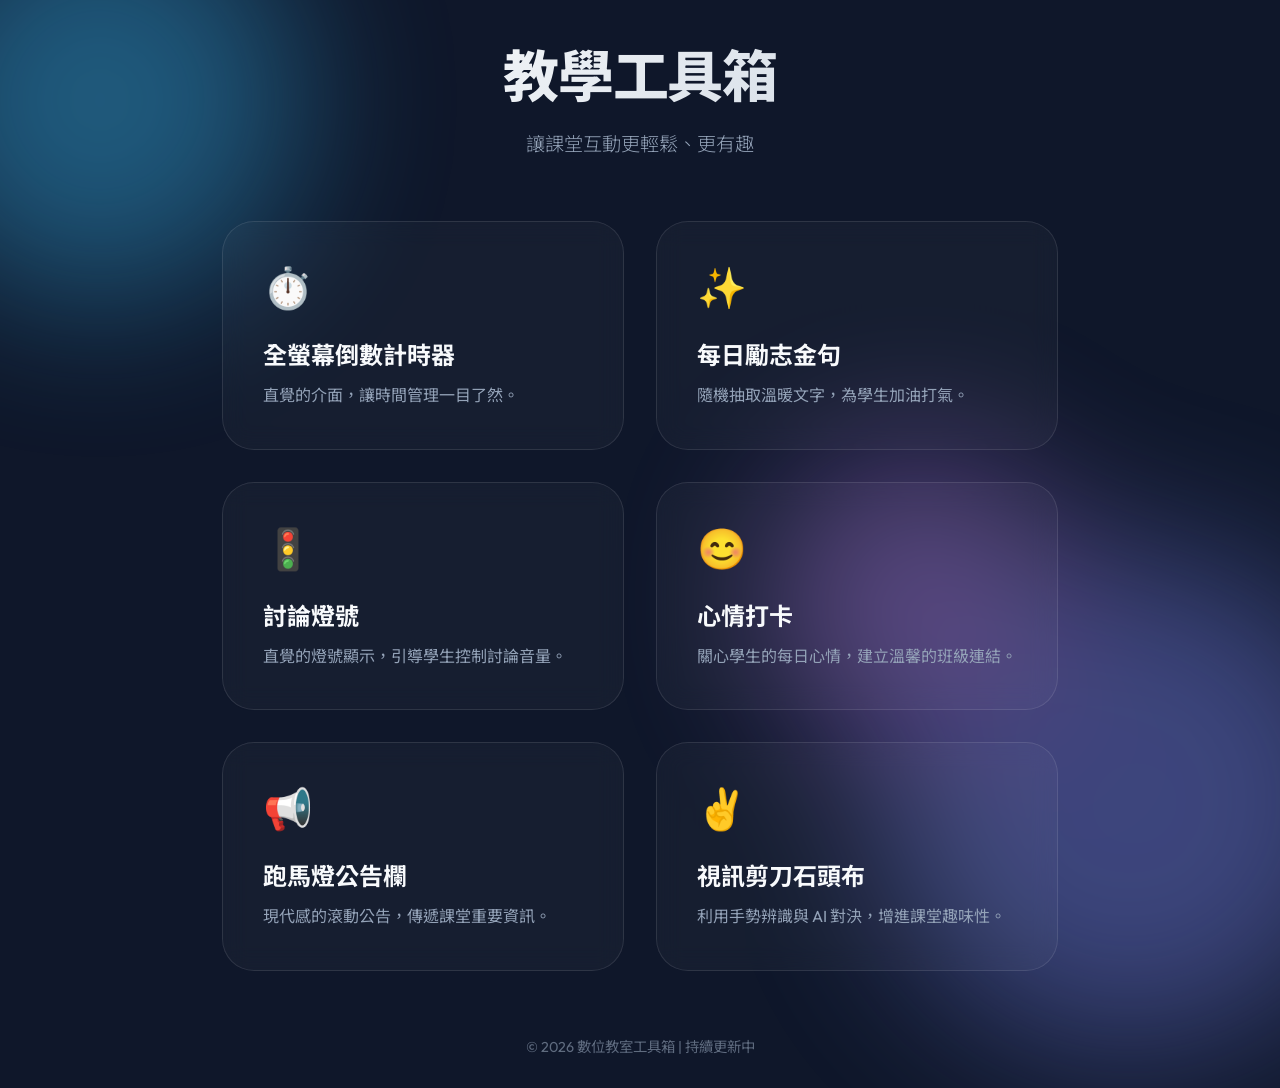
<file: index.html>
<!DOCTYPE html>
<html lang="zh-TW">
<head>
    <meta charset="UTF-8">
    <meta name="viewport" content="width=device-width, initial-scale=1.0">
    <title>教學工具箱 - 我的數位教室</title>
    <meta name="description" content="為教師設計的數位工具集合，包含計時器、金句、討論燈號、心情簽到及公告跑馬燈。">
    <!-- Google Fonts -->
    <link rel="preconnect" href="https://fonts.googleapis.com">
    <link rel="preconnect" href="https://fonts.gstatic.com" crossorigin>
    <link href="https://fonts.googleapis.com/css2?family=Outfit:wght@300;400;600;800&family=Noto+Sans+TC:wght@300;400;700&display=swap" rel="stylesheet">
    <link rel="stylesheet" href="assets/style.css">
</head>
<body>
    <div class="background-blobs">
        <div class="blob blob-1"></div>
        <div class="blob blob-2"></div>
        <div class="blob blob-3"></div>
    </div>

    <div class="dashboard-container">
        <header>
            <h1>教學工具箱</h1>
            <p class="subtitle">讓課堂互動更輕鬆、更有趣</p>
        </header>

        <main class="tools-grid">
            <!-- Countdown Timer Card -->
            <a href="countdown-timer/index.html" class="tool-card" id="timer-tool">
                <div class="card-icon">⏱️</div>
                <div class="card-content">
                    <h2>全螢幕倒數計時器</h2>
                    <p>直覺的介面，讓時間管理一目了然。</p>
                </div>
                <div class="card-arrow">→</div>
            </a>

            <!-- Quote Generator Card -->
            <a href="quote-generator/index.html" class="tool-card" id="quote-tool">
                <div class="card-icon">✨</div>
                <div class="card-content">
                    <h2>每日勵志金句</h2>
                    <p>隨機抽取溫暖文字，為學生加油打氣。</p>
                </div>
                <div class="card-arrow">→</div>
            </a>

            <!-- Discussion Light Card -->
            <a href="discussion-light/index.html" class="tool-card" id="light-tool">
                <div class="card-icon">🚦</div>
                <div class="card-content">
                    <h2>討論燈號</h2>
                    <p>直覺的燈號顯示，引導學生控制討論音量。</p>
                </div>
                <div class="card-arrow">→</div>
            </a>

            <!-- Mood Check-in Card -->
            <a href="mood-checkin/index.html" class="tool-card" id="mood-tool">
                <div class="card-icon">😊</div>
                <div class="card-content">
                    <h2>心情打卡</h2>
                    <p>關心學生的每日心情，建立溫馨的班級連結。</p>
                </div>
                <div class="card-arrow">→</div>
            </a>

            <!-- Marquee Board Card -->
            <a href="marquee-board/index.html" class="tool-card" id="marquee-tool">
                <div class="card-icon">📢</div>
                <div class="card-content">
                    <h2>跑馬燈公告欄</h2>
                    <p>現代感的滾動公告，傳遞課堂重要資訊。</p>
                </div>
                <div class="card-arrow">→</div>
            </a>
            <!-- Rock Paper Scissors Card -->
            <a href="rock-paper-scissors/index.html" class="tool-card" id="rps-tool">
                <div class="card-icon">✌️</div>
                <div class="card-content">
                    <h2>視訊剪刀石頭布</h2>
                    <p>利用手勢辨識與 AI 對決，增進課堂趣味性。</p>
                </div>
                <div class="card-arrow">→</div>
            </a>
        </main>

        <footer>
            <p>&copy; 2026 數位教室工具箱 | 持續更新中</p>
        </footer>
    </div>
    <script src="assets/script.js"></script>
</body>
</html>
</file>
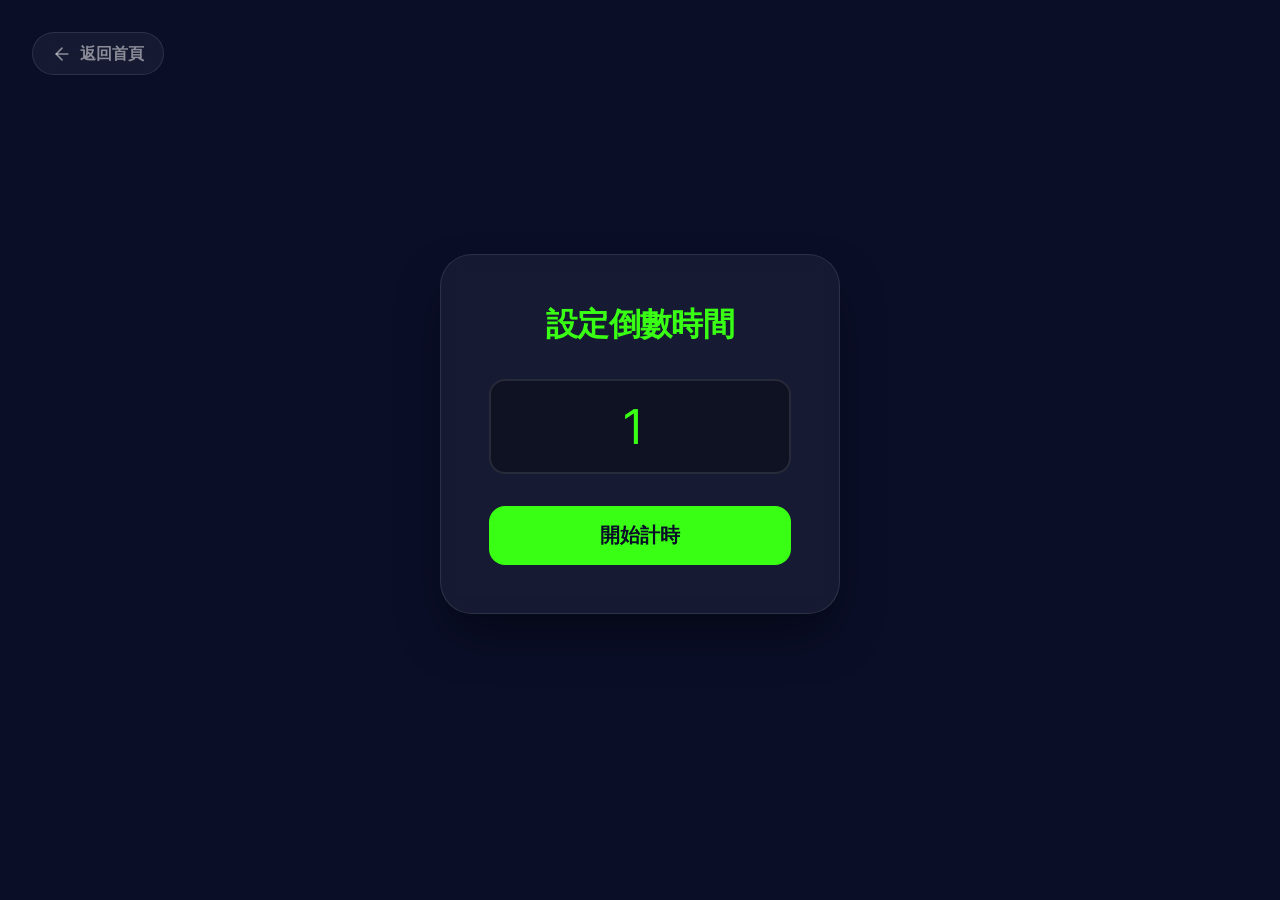
<file: countdown-timer/index.html>
<!DOCTYPE html>
<html lang="zh-TW">
<head>
    <meta charset="UTF-8">
    <meta name="viewport" content="width=device-width, initial-scale=1.0">
    <title>全螢幕倒數計時器</title>
    <link rel="stylesheet" href="style.css">
    <link rel="preconnect" href="https://fonts.googleapis.com">
    <link rel="preconnect" href="https://fonts.gstatic.com" crossorigin>
    <link href="https://fonts.googleapis.com/css2?family=Inter:wght@400;700;900&display=swap" rel="stylesheet">
</head>
<body>
    <a href="../index.html" class="back-link">
        <svg width="20" height="20" viewBox="0 0 24 24" fill="none" stroke="currentColor" stroke-width="2" stroke-linecap="round" stroke-linejoin="round"><line x1="19" y1="12" x2="5" y2="12"></line><polyline points="12 19 5 12 12 5"></polyline></svg>
        返回首頁
    </a>
    <div id="app" class="container">
        <!-- Setup View -->
        <div id="setup-view" class="view active">
            <div class="setup-card">
                <h1>設定倒數時間</h1>
                <div class="input-group">
                    <input type="number" id="minutes-input" min="1" max="999" value="1" placeholder="分鐘">
                </div>
                <button id="start-btn">開始計時</button>
            </div>
        </div>


        <!-- Timer View -->
        <div id="timer-view" class="view">
            <div id="timer-display" class="timer-display">00:00</div>
        </div>

        <!-- Alarm View -->
        <div id="alarm-view" class="view">
            <div class="alarm-message">時間到<br>請看黑板</div>
        </div>
    </div>
    <script src="script.js"></script>
</body>
</html>
</file>
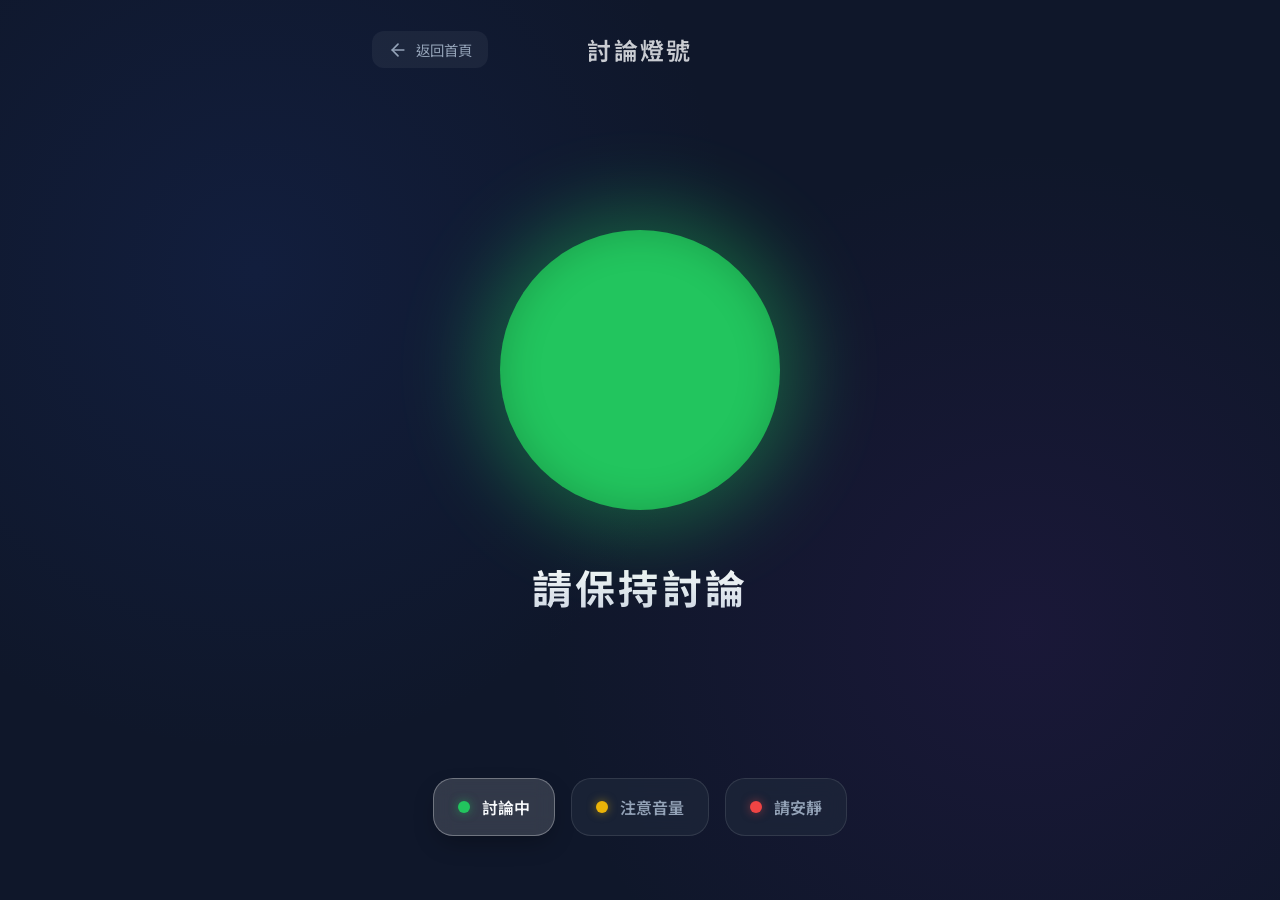
<file: discussion-light/index.html>
<!DOCTYPE html>
<html lang="zh-TW">
<head>
    <meta charset="UTF-8">
    <meta name="viewport" content="width=device-width, initial-scale=1.0">
    <title>討論燈號 - 課堂管理工具</title>
    <link rel="preconnect" href="https://fonts.googleapis.com">
    <link rel="preconnect" href="https://fonts.gstatic.com" crossorigin>
    <link href="https://fonts.googleapis.com/css2?family=Outfit:wght@300;400;600&family=Noto+Sans+TC:wght@400;700&display=swap" rel="stylesheet">
    <link rel="stylesheet" href="style.css">
</head>
<body>
    <div class="app-container">
        <header>
            <a href="../index.html" class="back-btn">
                <svg width="20" height="20" viewBox="0 0 24 24" fill="none" stroke="currentColor" stroke-width="2" stroke-linecap="round" stroke-linejoin="round"><line x1="19" y1="12" x2="5" y2="12"></line><polyline points="12 19 5 12 12 5"></polyline></svg>
                返回首頁
            </a>
            <h1>討論燈號</h1>
        </header>

        <main>
            <div id="status-light" class="light green">
                <div class="light-inner"></div>
                <div class="light-glow"></div>
            </div>
            
            <div class="status-info">
                <h2 id="status-text">請保持討論</h2>
            </div>
        </main>

        <footer class="controls">
            <button id="btn-green" class="control-btn active" data-state="green">
                <span class="btn-icon green"></span>
                討論中
            </button>
            <button id="btn-yellow" class="control-btn" data-state="yellow">
                <span class="btn-icon yellow"></span>
                注意音量
            </button>
            <button id="btn-red" class="control-btn" data-state="red">
                <span class="btn-icon red"></span>
                請安靜
            </button>
        </footer>
    </div>

    <script src="script.js"></script>
</body>
</html>
</file>
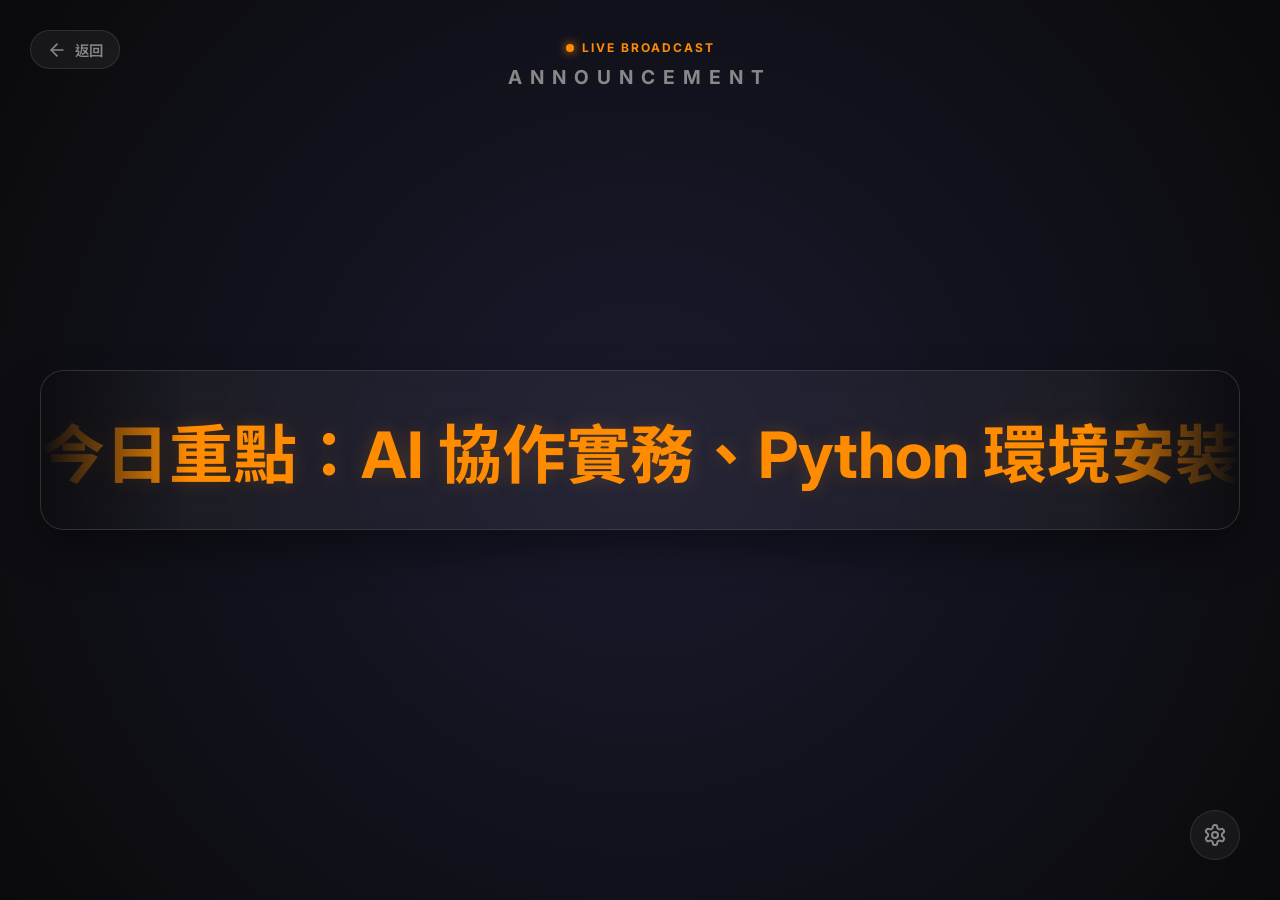
<file: marquee-board/index.html>
<!DOCTYPE html>
<html lang="zh-TW">
<head>
    <meta charset="UTF-8">
    <meta name="viewport" content="width=device-width, initial-scale=1.0">
    <title>現代感公告欄 - 跑馬燈</title>
    <link rel="stylesheet" href="style.css">
    <link rel="preconnect" href="https://fonts.googleapis.com">
    <link rel="preconnect" href="https://fonts.gstatic.com" crossorigin>
    <link href="https://fonts.googleapis.com/css2?family=Inter:wght@400;700&family=Noto+Sans+TC:wght@400;700&display=swap" rel="stylesheet">
</head>
<body>
    <div class="app-container">
        <header>
            <a href="../index.html" class="back-btn" title="返回首頁">
                <svg width="20" height="20" viewBox="0 0 24 24" fill="none" stroke="currentColor" stroke-width="2" stroke-linecap="round" stroke-linejoin="round"><line x1="19" y1="12" x2="5" y2="12"></line><polyline points="12 19 5 12 12 5"></polyline></svg>
                返回
            </a>
            <div class="status-indicator">
                <span class="dot"></span>
                LIVE BROADCAST
            </div>
            <h1>ANNOUNCEMENT</h1>
        </header>

        <main>
            <div class="marquee-wrapper">
                <div class="marquee-content" id="marqueeText">
                    今日重點：AI 協作實務、Python 環境安裝、檔案自動化處理 &nbsp;&nbsp;&nbsp;&nbsp; 
                    今日重點：AI 協作實務、Python 環境安裝、檔案自動化處理 &nbsp;&nbsp;&nbsp;&nbsp;
                </div>
            </div>
        </main>

        <footer>
            <button id="settingsBtn" class="icon-btn" title="設定公告內容">
                <svg xmlns="http://www.w3.org/2000/svg" width="24" height="24" viewBox="0 0 24 24" fill="none" stroke="currentColor" stroke-width="2" stroke-linecap="round" stroke-linejoin="round"><path d="M12.22 2h-.44a2 2 0 0 0-2 2v.18a2 2 0 0 1-1 1.73l-.43.25a2 2 0 0 1-2 0l-.15-.08a2 2 0 0 0-2.73.73l-.22.38a2 2 0 0 0 .73 2.73l.15.1a2 2 0 0 1 1 1.72v.51a2 2 0 0 1-1 1.74l-.15.09a2 2 0 0 0-.73 2.73l.22.38a2 2 0 0 0 2.73.73l.15-.08a2 2 0 0 1 2 0l.43.25a2 2 0 0 1 1 1.73V20a2 2 0 0 0 2 2h.44a2 2 0 0 0 2-2v-.18a2 2 0 0 1 1-1.73l.43-.25a2 2 0 0 1 2 0l.15.08a2 2 0 0 0 2.73-.73l.22-.39a2 2 0 0 0-.73-2.73l-.15-.08a2 2 0 0 1-1-1.74v-.5a2 2 0 0 1 1-1.74l.15-.09a2 2 0 0 0 .73-2.73l-.22-.38a2 2 0 0 0-2.73-.73l-.15.08a2 2 0 0 1-2 0l-.43-.25a2 2 0 0 1-1-1.73V4a2 2 0 0 0-2-2z"></path><circle cx="12" cy="12" r="3"></circle></svg>
            </button>
        </footer>

        <!-- Settings Modal -->
        <div id="settingsModal" class="modal">
            <div class="modal-content">
                <h2>修改公告內容</h2>
                <textarea id="contentInput" placeholder="輸入公告內容..."></textarea>
                <div class="modal-actions">
                    <button id="cancelBtn" class="btn secondary">取消</button>
                    <button id="saveBtn" class="btn primary">儲存並更新</button>
                </div>
            </div>
        </div>
    </div>
    <script src="script.js"></script>
</body>
</html>
</file>
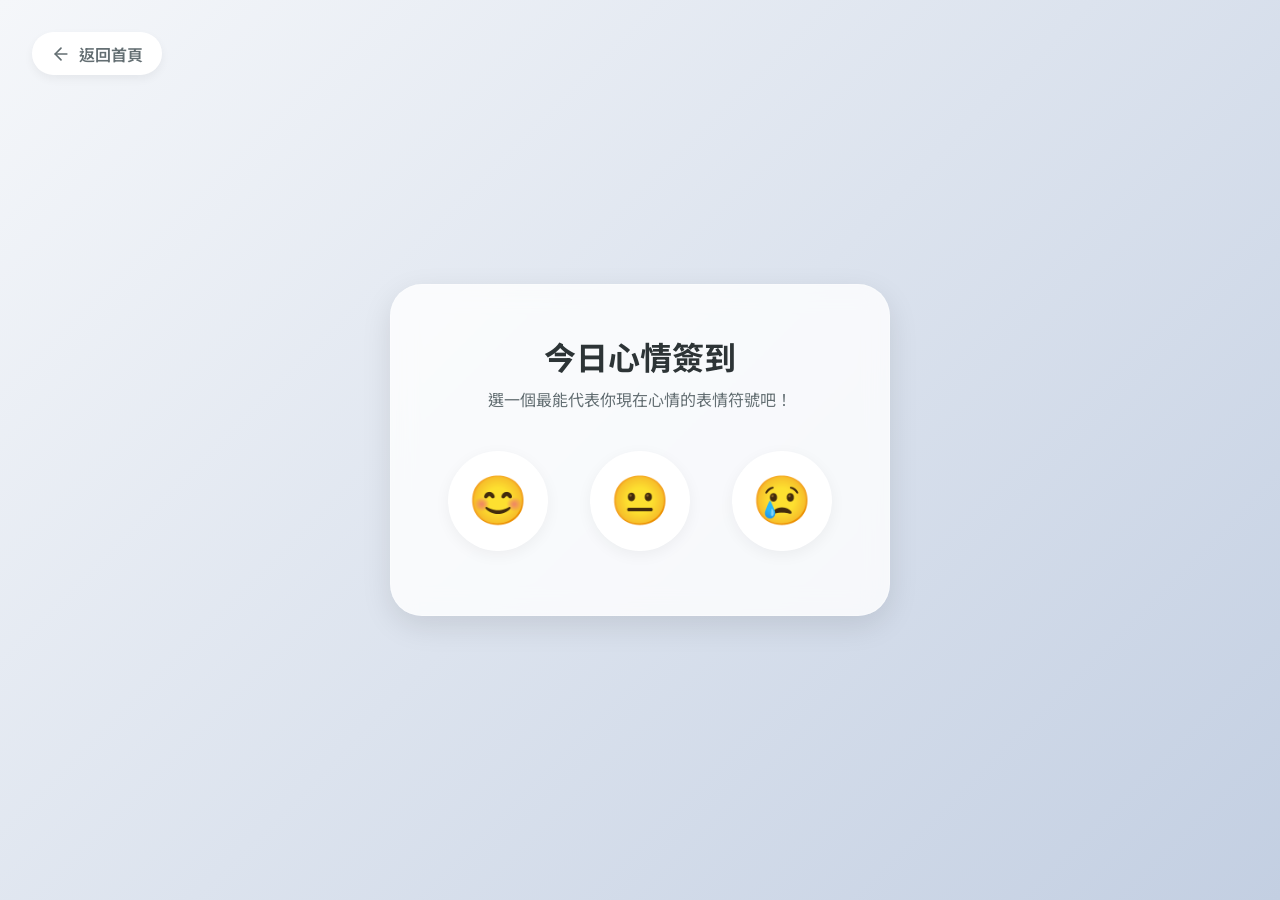
<file: mood-checkin/index.html>
<!DOCTYPE html>
<html lang="zh-TW">
<head>
    <meta charset="UTF-8">
    <meta name="viewport" content="width=device-width, initial-scale=1.0">
    <title>每日心情簽到</title>
    <meta name="description" content="記錄你今日的心情，獲取專屬鼓勵，開啟美好的一天。">
    <link rel="preconnect" href="https://fonts.googleapis.com">
    <link rel="preconnect" href="https://fonts.gstatic.com" crossorigin>
    <link href="https://fonts.googleapis.com/css2?family=Inter:wght@400;600&family=Noto+Sans+TC:wght@400;700&display=swap" rel="stylesheet">
    <link rel="stylesheet" href="style.css">
</head>
<body>
    <a href="../index.html" class="back-link">
        <svg width="20" height="20" viewBox="0 0 24 24" fill="none" stroke="currentColor" stroke-width="2" stroke-linecap="round" stroke-linejoin="round"><line x1="19" y1="12" x2="5" y2="12"></line><polyline points="12 19 5 12 12 5"></polyline></svg>
        返回首頁
    </a>
    <div class="container">
        <header>
            <h1 id="main-title">今日心情簽到</h1>
            <p class="subtitle">選一個最能代表你現在心情的表情符號吧！</p>
        </header>

        <main class="mood-selector">
            <button class="mood-btn" id="happy-btn" aria-label="開心" data-mood="happy">
                <span class="emoji">😊</span>
            </button>
            <button class="mood-btn" id="neutral-btn" aria-label="普通" data-mood="neutral">
                <span class="emoji">😐</span>
            </button>
            <button class="mood-btn" id="sad-btn" aria-label="難過" data-mood="sad">
                <span class="emoji">😢</span>
            </button>
        </main>

        <section id="feedback-area" class="hidden">
            <div class="feedback-card">
                <div class="status-badge">今日簽到成功</div>
                <p id="encouragement-msg"></p>
                <button id="reset-btn">重新簽到</button>
            </div>
        </section>
    </div>

    <script src="script.js"></script>
</body>
</html>
</file>
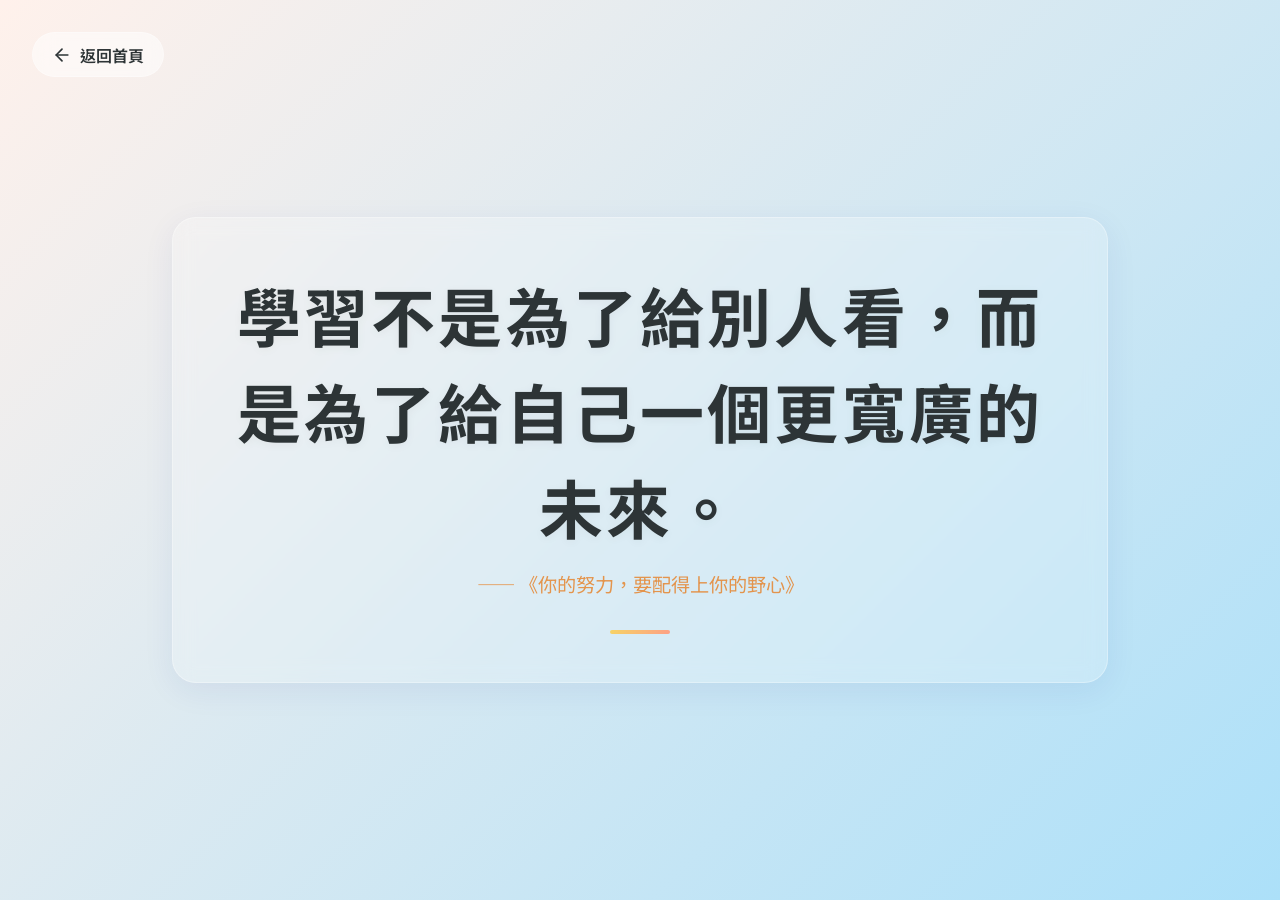
<file: quote-generator/index.html>
<!DOCTYPE html>
<html lang="zh-TW">
<head>
    <meta charset="UTF-8">
    <meta name="viewport" content="width=device-width, initial-scale=1.0">
    <title>每日勵志金句 - 給努力的你</title>
    <!-- Google Fonts: Noto Sans TC & Outfit -->
    <link rel="preconnect" href="https://fonts.googleapis.com">
    <link rel="preconnect" href="https://fonts.gstatic.com" crossorigin>
    <link href="https://fonts.googleapis.com/css2?family=Noto+Sans+TC:wght@400;700&family=Outfit:wght@400;700&display=swap" rel="stylesheet">
    <link rel="stylesheet" href="style.css">
</head>
<body>
    <a href="../index.html" class="back-link">
        <svg width="20" height="20" viewBox="0 0 24 24" fill="none" stroke="currentColor" stroke-width="2" stroke-linecap="round" stroke-linejoin="round"><line x1="19" y1="12" x2="5" y2="12"></line><polyline points="12 19 5 12 12 5"></polyline></svg>
        返回首頁
    </a>
    <div class="container">
        <main class="quote-card">
            <h1 id="quote-text" class="quote">載入中...</h1>
            <p id="quote-source" class="source"></p>
            <div class="decorator"></div>
        </main>
        </main>
    </div>
    <script src="script.js"></script>
</body>
</html>
</file>
<file: assets/style.css>
:root {
    --primary-bg: #0f172a;
    --card-bg: rgba(255, 255, 255, 0.03);
    --card-border: rgba(255, 255, 255, 0.1);
    --card-hover-bg: rgba(255, 255, 255, 0.08);
    --text-main: #f8fafc;
    --text-muted: #94a3b8;
    --accent-1: #38bdf8;
    --accent-2: #818cf8;
}

* {
    margin: 0;
    padding: 0;
    box-sizing: border-box;
}

body {
    font-family: 'Outfit', 'Noto Sans TC', sans-serif;
    background-color: var(--primary-bg);
    color: var(--text-main);
    min-height: 100vh;
    display: flex;
    justify-content: center;
    align-items: center;
    overflow-x: hidden;
}

/* Background Blobs */
.background-blobs {
    position: fixed;
    top: 0;
    left: 0;
    width: 100%;
    height: 100%;
    z-index: -1;
    filter: blur(80px);
    opacity: 0.4;
}

.blob {
    position: absolute;
    border-radius: 50%;
}

.blob-1 {
    width: 400px;
    height: 400px;
    background: var(--accent-1);
    top: -100px;
    left: -100px;
    animation: move 20s infinite alternate;
}

.blob-2 {
    width: 500px;
    height: 500px;
    background: var(--accent-2);
    bottom: -150px;
    right: -100px;
    animation: move 25s infinite alternate-reverse;
}

.blob-3 {
    width: 300px;
    height: 300px;
    background: #c084fc;
    top: 50%;
    left: 60%;
    animation: move 15s infinite alternate;
}

@keyframes move {
    from { transform: translate(0, 0); }
    to { transform: translate(100px, 50px); }
}

/* Dashboard Container */
.dashboard-container {
    max-width: 900px;
    width: 90%;
    padding: 2rem;
    text-align: center;
}

header {
    margin-bottom: 4rem;
}

.header-top {
    display: flex;
    justify-content: flex-end;
    margin-bottom: 1rem;
}

.share-btn {
    background: rgba(255, 255, 255, 0.05);
    border: 1px solid rgba(255, 255, 255, 0.1);
    color: var(--text-main);
    padding: 0.6rem 1.2rem;
    border-radius: 100px;
    font-family: inherit;
    font-size: 0.9rem;
    cursor: pointer;
    display: flex;
    align-items: center;
    gap: 0.5rem;
    transition: all 0.3s ease;
    backdrop-filter: blur(10px);
}

.share-btn:hover {
    background: rgba(255, 255, 255, 0.1);
    transform: translateY(-2px);
    border-color: var(--accent-1);
}

.share-btn active {
    transform: scale(0.95);
}


header h1 {
    font-size: 3.5rem;
    font-weight: 800;
    letter-spacing: -0.02em;
    margin-bottom: 1rem;
    background: linear-gradient(135deg, #fff 0%, #cbd5e1 100%);
    -webkit-background-clip: text;
    -webkit-text-fill-color: transparent;
}

.subtitle {
    font-size: 1.2rem;
    color: var(--text-muted);
    font-weight: 300;
}

/* Tools Grid */
.tools-grid {
    display: grid;
    grid-template-columns: repeat(auto-fit, minmax(300px, 1fr));
    gap: 2rem;
    margin-bottom: 4rem;
}

.tool-card {
    background: var(--card-bg);
    border: 1px solid var(--card-border);
    backdrop-filter: blur(12px);
    border-radius: 2rem;
    padding: 2.5rem;
    text-decoration: none;
    color: inherit;
    display: flex;
    flex-direction: column;
    align-items: flex-start;
    text-align: left;
    transition: all 0.4s cubic-bezier(0.23, 1, 0.32, 1);
    position: relative;
    overflow: hidden;
    animation: fadeInUp 0.8s cubic-bezier(0.2, 0.8, 0.2, 1) both;
}

.tool-card:nth-child(1) { animation-delay: 0.1s; }
.tool-card:nth-child(2) { animation-delay: 0.2s; }
.tool-card:nth-child(3) { animation-delay: 0.3s; }
.tool-card:nth-child(4) { animation-delay: 0.4s; }
.tool-card:nth-child(5) { animation-delay: 0.5s; }


.tool-card:hover {
    background: var(--card-hover-bg);
    border-color: rgba(255, 255, 255, 0.2);
    transform: translateY(-10px);
    box-shadow: 0 20px 40px rgba(0, 0, 0, 0.3);
}

.card-icon {
    font-size: 2.5rem;
    margin-bottom: 1.5rem;
    transition: transform 0.4s ease;
}

.tool-card:hover .card-icon {
    transform: scale(1.2) rotate(5deg);
}

.tool-card h2 {
    font-size: 1.5rem;
    font-weight: 700;
    margin-bottom: 0.75rem;
}

.tool-card p {
    color: var(--text-muted);
    font-size: 1rem;
    line-height: 1.6;
}

.card-arrow {
    position: absolute;
    bottom: 2.5rem;
    right: 2.5rem;
    font-size: 1.5rem;
    opacity: 0;
    transform: translateX(-10px);
    transition: all 0.4s ease;
    color: var(--accent-1);
}

.tool-card:hover .card-arrow {
    opacity: 1;
    transform: translateX(0);
}

/* Footer */
footer {
    color: var(--text-muted);
    font-size: 0.9rem;
    opacity: 0.6;
}

/* Responsive */
@media (max-width: 640px) {
    header h1 {
        font-size: 2.5rem;
    }
    .tools-grid {
        grid-template-columns: 1fr;
    }
}

/* Toast Notification */
.toast {
    position: fixed;
    bottom: 2rem;
    left: 50%;
    transform: translateX(-50%) translateY(100px);
    background: var(--accent-1);
    color: var(--primary-bg);
    padding: 0.8rem 2rem;
    border-radius: 100px;
    font-weight: 600;
    box-shadow: 0 10px 30px rgba(56, 189, 248, 0.4);
    z-index: 1000;
    transition: transform 0.5s cubic-bezier(0.175, 0.885, 0.32, 1.275);
    pointer-events: none;
}

.toast.show {
    transform: translateX(-50%) translateY(0);
}

@keyframes fadeInUp {
    from {
        opacity: 0;
        transform: translateY(30px);
    }
    to {
        opacity: 1;
        transform: translateY(0);
    }
}
</file>
<file: countdown-timer/style.css>
:root {
    --bg-color: #0a0e27;
    --text-color: #39FF14;
    --accent-color: #00FF00;
    --alert-color: #ff0000;
    --glass-bg: rgba(255, 255, 255, 0.05);
    --glass-border: rgba(255, 255, 255, 0.1);
}

* {
    margin: 0;
    padding: 0;
    box-sizing: border-box;
    font-family: 'Inter', -apple-system, BlinkMacSystemFont, "Segoe UI", Roboto, sans-serif;
}

body, html {
    width: 100%;
    height: 100%;
    overflow: hidden;
    background-color: var(--bg-color);
    color: var(--text-color);
}

.container {
    width: 100%;
    height: 100%;
    display: flex;
    justify-content: center;
    align-items: center;
    text-align: center;
    transition: background-color 0.3s ease;
}

/* Views */
.view {
    display: none;
    flex-direction: column;
    justify-content: center;
    align-items: center;
    width: 100%;
    height: 100%;
    padding: 2rem;
}

.view.active {
    display: flex;
}

/* Setup View */
.setup-card {
    background: var(--glass-bg);
    backdrop-filter: blur(10px);
    border: 1px solid var(--glass-border);
    padding: 3rem;
    border-radius: 2rem;
    box-shadow: 0 25px 50px -12px rgba(0, 0, 0, 0.5);
    max-width: 400px;
    width: 90%;
    margin-bottom: 2rem;
}

h1 {
    font-size: 2rem;
    margin-bottom: 2rem;
    font-weight: 700;
    letter-spacing: -0.02em;
}

.input-group {
    margin-bottom: 2rem;
}

input[type="number"] {
    background: rgba(0, 0, 0, 0.3);
    border: 2px solid var(--glass-border);
    color: var(--text-color);
    font-size: 3rem;
    padding: 1rem;
    border-radius: 1rem;
    width: 100%;
    text-align: center;
    outline: none;
    transition: border-color 0.3s ease, box-shadow 0.3s ease;
}

input[type="number"]:focus {
    border-color: var(--text-color);
    box-shadow: 0 0 15px rgba(57, 255, 20, 0.3);
}

button {
    background: var(--text-color);
    color: var(--bg-color);
    border: none;
    padding: 1rem 2rem;
    font-size: 1.25rem;
    font-weight: 700;
    border-radius: 1rem;
    cursor: pointer;
    width: 100%;
    transition: transform 0.2s ease, filter 0.2s ease;
}

button:hover {
    transform: translateY(-2px);
    filter: brightness(1.1);
}

button:active {
    transform: translateY(0);
}

.back-link {
    position: fixed;
    top: 2rem;
    left: 2rem;
    display: flex;
    align-items: center;
    gap: 8px;
    color: rgba(255, 255, 255, 0.5);
    text-decoration: none;
    font-weight: 600;
    padding: 0.6rem 1.2rem;
    background: var(--glass-bg);
    border: 1px solid var(--glass-border);
    border-radius: 100px;
    backdrop-filter: blur(10px);
    transition: all 0.3s ease;
    z-index: 100;
}

.back-link:hover {
    color: var(--text-color);
    background: rgba(255, 255, 255, 0.1);
    transform: translateX(-5px);
}


/* Timer View */
.timer-display {
    font-size: 25vw;
    font-weight: 900;
    font-variant-numeric: tabular-nums;
    text-shadow: 0 0 30px rgba(57, 255, 20, 0.4);
    line-height: 1;
}

/* Alarm View */
.alarm-message {
    font-size: 10vw;
    font-weight: 900;
    color: #fff;
    text-shadow: 0 0 20px rgba(0, 0, 0, 0.5);
    animation: pulse 0.5s infinite alternate;
}

@keyframes pulse {
    from { transform: scale(1); }
    to { transform: scale(1.05); }
}

@keyframes flash-red {
    0%, 100% { background-color: var(--bg-color); }
    50% { background-color: var(--alert-color); }
}

.flashing {
    animation: flash-red 0.5s infinite;
}

/* Responsive adjustments */
@media (max-width: 600px) {
    .timer-display {
        font-size: 35vw;
    }
    .alarm-message {
        font-size: 15vw;
    }
}
</file>
<file: discussion-light/style.css>
:root {
    --bg-color: #0f172a;
    --card-bg: rgba(30, 41, 59, 0.7);
    --text-primary: #f8fafc;
    --text-secondary: #94a3b8;
    
    --green-light: #22c55e;
    --green-glow: rgba(34, 197, 94, 0.5);
    --yellow-light: #eab308;
    --yellow-glow: rgba(234, 179, 8, 0.5);
    --red-light: #ef4444;
    --red-glow: rgba(239, 68, 68, 0.5);
    
    --transition-smooth: all 0.5s cubic-bezier(0.4, 0, 0.2, 1);
}

* {
    margin: 0;
    padding: 0;
    box-sizing: border-box;
}

body {
    font-family: 'Outfit', 'Noto Sans TC', sans-serif;
    background-color: var(--bg-color);
    background-image: 
        radial-gradient(circle at 20% 30%, rgba(30, 58, 138, 0.2) 0%, transparent 40%),
        radial-gradient(circle at 80% 70%, rgba(88, 28, 135, 0.15) 0%, transparent 40%);
    color: var(--text-primary);
    min-height: 100vh;
    display: flex;
    justify-content: center;
    align-items: center;
    overflow: hidden;
}

.app-container {
    width: 100%;
    max-width: 600px;
    height: 100vh;
    padding: 2rem;
    display: flex;
    flex-direction: column;
    justify-content: space-between;
    align-items: center;
    position: relative;
}

header {
    width: 100%;
    display: flex;
    justify-content: center;
    align-items: center;
    position: relative;
}

.back-btn {
    position: absolute;
    left: 0;
    display: flex;
    align-items: center;
    gap: 0.5rem;
    color: var(--text-secondary);
    text-decoration: none;
    font-size: 0.9rem;
    transition: var(--transition-smooth);
    padding: 0.5rem 1rem;
    border-radius: 12px;
    background: rgba(255, 255, 255, 0.05);
}

.back-btn:hover {
    color: var(--text-primary);
    background: rgba(255, 255, 255, 0.1);
    transform: translateX(-5px);
}

h1 {
    font-weight: 600;
    letter-spacing: 0.1em;
    font-size: 1.5rem;
    opacity: 0.8;
}

main {
    flex: 1;
    display: flex;
    flex-direction: column;
    justify-content: center;
    align-items: center;
    gap: 3rem;
    width: 100%;
}

/* The Light Component */
.light {
    position: relative;
    width: 280px;
    height: 280px;
    border-radius: 50%;
    display: flex;
    justify-content: center;
    align-items: center;
    transition: var(--transition-smooth);
    z-index: 10;
}

.light-inner {
    width: 100%;
    height: 100%;
    border-radius: 50%;
    background: currentColor;
    box-shadow: inset 0 0 40px rgba(0,0,0,0.2);
    position: relative;
    z-index: 2;
    transition: var(--transition-smooth);
}

.light-glow {
    position: absolute;
    top: -20px;
    left: -20px;
    right: -20px;
    bottom: -20px;
    border-radius: 50%;
    background: currentColor;
    filter: blur(40px);
    opacity: 0.4;
    z-index: 1;
    transition: var(--transition-smooth);
}

/* State Specifics */
.light.green {
    color: var(--green-light);
}
.light.yellow {
    color: var(--yellow-light);
}
.light.red {
    color: var(--red-light);
}

/* Animations */
.light.green .light-inner {
    animation: pulse-green 4s infinite ease-in-out;
}

.light.yellow .light-inner {
    animation: flash-yellow 0.8s infinite ease-in-out;
}

.light.red .light-inner {
    animation: pulse-red 2s infinite ease-in-out;
}

@keyframes pulse-green {
    0%, 100% { transform: scale(1); filter: brightness(1); }
    50% { transform: scale(1.05); filter: brightness(1.2); }
}

@keyframes flash-yellow {
    0%, 100% { opacity: 1; transform: scale(1); }
    50% { opacity: 0.6; transform: scale(1.1); }
}

@keyframes pulse-red {
    0%, 100% { transform: scale(1); filter: brightness(1); box-shadow: 0 0 20px var(--red-glow); }
    50% { transform: scale(1.02); filter: brightness(1.3); box-shadow: 0 0 60px var(--red-glow); }
}

.status-info h2 {
    font-size: 2.5rem;
    font-weight: 700;
    letter-spacing: 0.2rem;
    text-align: center;
    background: linear-gradient(to bottom, #fff, #cbd5e1);
    -webkit-background-clip: text;
    -webkit-text-fill-color: transparent;
    transition: var(--transition-smooth);
}

/* Controls */
.controls {
    width: 100%;
    display: flex;
    justify-content: center;
    gap: 1rem;
    padding-bottom: 2rem;
}

.control-btn {
    background: var(--card-bg);
    border: 1px solid rgba(255, 255, 255, 0.1);
    padding: 1rem 1.5rem;
    border-radius: 20px;
    color: var(--text-secondary);
    font-family: inherit;
    font-size: 1rem;
    font-weight: 600;
    cursor: pointer;
    display: flex;
    align-items: center;
    gap: 0.75rem;
    transition: var(--transition-smooth);
    backdrop-filter: blur(10px);
}

.control-btn:hover {
    background: rgba(255, 255, 255, 0.1);
    color: var(--text-primary);
    transform: translateY(-2px);
}

.control-btn.active {
    background: rgba(255, 255, 255, 0.15);
    border-color: rgba(255, 255, 255, 0.3);
    color: var(--text-primary);
    box-shadow: 0 10px 25px -5px rgba(0, 0, 0, 0.3);
}

.btn-icon {
    width: 12px;
    height: 12px;
    border-radius: 50%;
}

.btn-icon.green { background: var(--green-light); box-shadow: 0 0 10px var(--green-glow); }
.btn-icon.yellow { background: var(--yellow-light); box-shadow: 0 0 10px var(--yellow-glow); }
.btn-icon.red { background: var(--red-light); box-shadow: 0 0 10px var(--red-glow); }

/* Responsive */
@media (max-width: 480px) {
    .light {
        width: 220px;
        height: 220px;
    }
    .status-info h2 {
        font-size: 1.8rem;
    }
    .controls {
        flex-direction: column;
        align-items: stretch;
    }
}
</file>
<file: marquee-board/style.css>
:root {
    --bg-color: #0a0a0c;
    --surface-color: rgba(255, 255, 255, 0.05);
    --primary-color: #ff8c00; /* Orange */
    --text-color: #e0e0e0;
    --text-dim: #888888;
    --accent-glow: rgba(255, 140, 0, 0.2);
    --glass-border: rgba(255, 255, 255, 0.1);
    --font-main: 'Inter', 'Noto Sans TC', sans-serif;
}

* {
    margin: 0;
    padding: 0;
    box-sizing: border-box;
}

body {
    background-color: var(--bg-color);
    color: var(--text-color);
    font-family: var(--font-main);
    height: 100vh;
    overflow: hidden;
    display: flex;
    justify-content: center;
    align-items: center;
    background: radial-gradient(circle at center, #1a1a2e 0%, #0a0a0c 100%);
}

.app-container {
    width: 100%;
    height: 100%;
    display: flex;
    flex-direction: column;
    position: relative;
}

/* Back Button */
.back-btn {
    position: absolute;
    top: 30px;
    left: 30px;
    display: flex;
    align-items: center;
    gap: 8px;
    color: var(--text-dim);
    text-decoration: none;
    font-size: 0.9rem;
    font-weight: 600;
    padding: 8px 16px;
    background: var(--surface-color);
    border: 1px solid var(--glass-border);
    border-radius: 100px;
    transition: all 0.3s ease;
    z-index: 10;
}

.back-btn:hover {
    color: var(--text-color);
    background: rgba(255, 255, 255, 0.1);
    border-color: var(--primary-color);
    transform: translateX(-5px);
}


header {
    padding: 40px;
    display: flex;
    flex-direction: column;
    align-items: center;
    gap: 10px;
}

.status-indicator {
    display: flex;
    align-items: center;
    gap: 8px;
    font-size: 0.75rem;
    font-weight: 700;
    letter-spacing: 2px;
    color: var(--primary-color);
}

.dot {
    width: 8px;
    height: 8px;
    background-color: var(--primary-color);
    border-radius: 50%;
    box-shadow: 0 0 10px var(--primary-color);
    animation: blink 1.5s infinite;
}

@keyframes blink {
    0%, 100% { opacity: 1; }
    50% { opacity: 0.3; }
}

h1 {
    font-size: 1.2rem;
    letter-spacing: 8px;
    color: var(--text-dim);
    text-transform: uppercase;
}

main {
    flex: 1;
    display: flex;
    justify-content: center;
    align-items: center;
    padding: 0 20px;
}

.marquee-wrapper {
    width: 100%;
    max-width: 1200px;
    height: 160px;
    background: var(--surface-color);
    backdrop-filter: blur(10px);
    border: 1px solid var(--glass-border);
    border-radius: 24px;
    display: flex;
    align-items: center;
    overflow: hidden;
    position: relative;
    box-shadow: 0 20px 40px rgba(0, 0, 0, 0.4);
}

.marquee-wrapper::before,
.marquee-wrapper::after {
    content: '';
    position: absolute;
    top: 0;
    width: 150px;
    height: 100%;
    z-index: 2;
    pointer-events: none;
}

.marquee-wrapper::before {
    left: 0;
    background: linear-gradient(to right, #0d0d12, transparent);
}

.marquee-wrapper::after {
    right: 0;
    background: linear-gradient(to left, #0d0d12, transparent);
}

.marquee-content {
    display: flex;
    white-space: nowrap;
    font-size: 4rem;
    font-weight: 700;
    color: var(--primary-color);
    text-shadow: 0 0 20px var(--accent-glow);
    animation: scroll 20s linear infinite;
}

@keyframes scroll {
    0% { transform: translateX(0); }
    100% { transform: translateX(-50%); }
}

footer {
    padding: 40px;
    display: flex;
    justify-content: flex-end;
}

.icon-btn {
    background: var(--surface-color);
    border: 1px solid var(--glass-border);
    color: var(--text-dim);
    padding: 12px;
    border-radius: 50%;
    cursor: pointer;
    transition: all 0.3s ease;
    display: flex;
    align-items: center;
    justify-content: center;
}

.icon-btn:hover {
    background: var(--primary-color);
    color: white;
    transform: rotate(45deg);
}

/* Modal Styles */
.modal {
    position: fixed;
    top: 0;
    left: 0;
    width: 100%;
    height: 100%;
    background: rgba(0, 0, 0, 0.8);
    backdrop-filter: blur(5px);
    display: none;
    justify-content: center;
    align-items: center;
    z-index: 100;
}

.modal.active {
    display: flex;
}

.modal-content {
    background: #16161a;
    padding: 30px;
    border-radius: 20px;
    width: 90%;
    max-width: 500px;
    border: 1px solid var(--glass-border);
    box-shadow: 0 30px 60px rgba(0, 0, 0, 0.6);
}

h2 {
    margin-bottom: 20px;
    font-size: 1.5rem;
}

textarea {
    width: 100%;
    height: 120px;
    background: #0a0a0c;
    border: 1px solid var(--glass-border);
    border-radius: 12px;
    color: white;
    padding: 15px;
    font-family: inherit;
    font-size: 1rem;
    resize: none;
    margin-bottom: 20px;
}

textarea:focus {
    outline: none;
    border-color: var(--primary-color);
}

.modal-actions {
    display: flex;
    justify-content: flex-end;
    gap: 12px;
}

.btn {
    padding: 10px 24px;
    border-radius: 10px;
    cursor: pointer;
    font-weight: 600;
    border: none;
    transition: all 0.2s ease;
}

.btn.primary {
    background: var(--primary-color);
    color: white;
}

.btn.secondary {
    background: transparent;
    color: var(--text-dim);
    border: 1px solid var(--glass-border);
}

.btn:hover {
    opacity: 0.9;
    transform: translateY(-2px);
}
</file>
<file: mood-checkin/style.css>
:root {
    --primary-gradient: linear-gradient(135deg, #f5f7fa 0%, #c3cfe2 100%);
    --card-bg: rgba(255, 255, 255, 0.8);
    --text-main: #2d3436;
    --text-sub: #636e72;
    --accent-color: #6c5ce7;
    --happy-color: #fab1a0;
    --neutral-color: #ffeaa7;
    --sad-color: #81ecec;
    --shadow: 0 10px 30px rgba(0, 0, 0, 0.1);
    --transition: all 0.3s cubic-bezier(0.4, 0, 0.2, 1);
}

* {
    margin: 0;
    padding: 0;
    box-sizing: border-box;
}

body {
    font-family: 'Inter', 'Noto Sans TC', sans-serif;
    background: var(--primary-gradient);
    min-height: 100vh;
    display: flex;
    justify-content: center;
    align-items: center;
    color: var(--text-main);
    overflow: hidden;
}

/* Back Button */
.back-link {
    position: fixed;
    top: 2rem;
    left: 2rem;
    display: flex;
    align-items: center;
    gap: 8px;
    color: var(--text-sub);
    text-decoration: none;
    font-weight: 600;
    padding: 0.6rem 1.2rem;
    background: white;
    border-radius: 100px;
    box-shadow: 0 4px 10px rgba(0,0,0,0.05);
    transition: var(--transition);
    z-index: 100;
}

.back-link:hover {
    color: var(--accent-color);
    transform: translateX(-5px);
    box-shadow: 0 6px 15px rgba(0,0,0,0.1);
}


.container {
    background: var(--card-bg);
    backdrop-filter: blur(12px);
    -webkit-backdrop-filter: blur(12px);
    padding: 3rem;
    border-radius: 2rem;
    box-shadow: var(--shadow);
    text-align: center;
    max-width: 500px;
    width: 90%;
    border: 1px solid rgba(255, 255, 255, 0.3);
    animation: fadeIn 0.8s ease-out;
}

header h1 {
    font-size: 2rem;
    margin-bottom: 0.5rem;
    color: var(--text-main);
}

.subtitle {
    color: var(--text-sub);
    font-size: 1rem;
    margin-bottom: 2.5rem;
}

.mood-selector {
    display: flex;
    justify-content: space-around;
    gap: 1.5rem;
    margin-bottom: 1rem;
}

.mood-btn {
    background: white;
    border: none;
    width: 100px;
    height: 100px;
    border-radius: 50%;
    cursor: pointer;
    font-size: 3rem;
    display: flex;
    justify-content: center;
    align-items: center;
    box-shadow: 0 4px 15px rgba(0, 0, 0, 0.05);
    transition: var(--transition);
    position: relative;
    outline: none;
}

.mood-btn:hover {
    transform: translateY(-10px) scale(1.1);
    box-shadow: 0 15px 30px rgba(0, 0, 0, 0.1);
}

.mood-btn:active {
    transform: scale(0.95);
}

.emoji {
    transition: var(--transition);
}

.mood-btn:hover .emoji {
    transform: rotate(10deg);
}

/* Specific Mood Colors on Hover */
#happy-btn:hover { background-color: var(--happy-color); }
#neutral-btn:hover { background-color: var(--neutral-color); }
#sad-btn:hover { background-color: var(--sad-color); }

/* Feedback Area */
#feedback-area {
    margin-top: 2rem;
    transition: var(--transition);
}

.feedback-card {
    background: white;
    padding: 2rem;
    border-radius: 1.5rem;
    box-shadow: inset 0 2px 10px rgba(0,0,0,0.02);
    animation: slideUp 0.5s ease-out;
}

.status-badge {
    display: inline-block;
    background: #55efc4;
    color: #006266;
    padding: 0.4rem 1rem;
    border-radius: 2rem;
    font-size: 0.85rem;
    font-weight: 700;
    margin-bottom: 1rem;
}

#encouragement-msg {
    font-size: 1.1rem;
    line-height: 1.6;
    color: var(--text-main);
    margin-bottom: 1.5rem;
}

#reset-btn {
    background: transparent;
    border: 2px solid var(--accent-color);
    color: var(--accent-color);
    padding: 0.6rem 1.5rem;
    border-radius: 2rem;
    cursor: pointer;
    font-weight: 600;
    transition: var(--transition);
}

#reset-btn:hover {
    background: var(--accent-color);
    color: white;
}

.hidden {
    display: none;
    opacity: 0;
    pointer-events: none;
}

/* Animations */
@keyframes fadeIn {
    from { opacity: 0; transform: translateY(20px); }
    to { opacity: 1; transform: translateY(0); }
}

@keyframes slideUp {
    from { opacity: 0; transform: translateY(10px); }
    to { opacity: 1; transform: translateY(0); }
}

/* Mobile Responsive */
@media (max-width: 480px) {
    .mood-selector {
        flex-direction: column;
        align-items: center;
    }
    
    .mood-btn {
        width: 120px;
        height: 120px;
        font-size: 3.5rem;
    }
}
</file>
<file: quote-generator/style.css>
:root {
    --bg-gradient: linear-gradient(135deg, #fff1eb 0%, #ace0f9 100%);
    --warm-gradient: linear-gradient(120deg, #f6d365 0%, #fda085 100%);
    --text-color: #2d3436;
    --accent-color: #e67e22;
}

* {
    margin: 0;
    padding: 0;
    box-sizing: border-box;
}

body {
    font-family: 'Noto Sans TC', 'Outfit', sans-serif;
    height: 100vh;
    width: 100vw;
    display: flex;
    justify-content: center;
    align-items: center;
    background: var(--bg-gradient);
    background-attachment: fixed;
    overflow: hidden;
    color: var(--text-color);
}

.container {
    width: 90%;
    max-width: 1000px;
    text-align: center;
    padding: 2rem;
}

.quote-card {
    position: relative;
    padding: 3rem;
    border-radius: 24px;
    /* Optional: Glassmorphism effect */
    background: rgba(255, 255, 255, 0.2);
    backdrop-filter: blur(10px);
    -webkit-backdrop-filter: blur(10px);
    border: 1px solid rgba(255, 255, 255, 0.3);
    box-shadow: 0 8px 32px 0 rgba(31, 38, 135, 0.07);
    
    /* Entry Animation */
    opacity: 0;
    transform: translateY(30px);
    animation: fadeInUp 1.2s cubic-bezier(0.22, 1, 0.36, 1) forwards;
}

.quote {
    font-size: clamp(2rem, 5vw, 4rem);
    font-weight: 700;
    line-height: 1.5;
    letter-spacing: 0.05em;
    margin-bottom: 1rem;
    text-shadow: 0 2px 10px rgba(0,0,0,0.05);
}

.source {
    font-size: 1.2rem;
    color: var(--accent-color);
    font-weight: 400;
    opacity: 0.8;
    margin-bottom: 1.5rem;
}

.decorator {
    width: 60px;
    height: 4px;
    background: var(--warm-gradient);
    margin: 2rem auto 0;
    border-radius: 2px;
    transform: scaleX(0);
    animation: scaleIn 1s 0.5s cubic-bezier(0.17, 0.67, 0.83, 0.67) forwards;
}

/* Animations */
@keyframes fadeInUp {
    from {
        opacity: 0;
        transform: translateY(40px);
    }
    to {
        opacity: 1;
        transform: translateY(0);
    }
}

@keyframes scaleIn {
    to {
        transform: scaleX(1);
    }
}

/* Responsive adjustments */
@media (max-width: 600px) {
    .quote-card {
        padding: 2rem;
    }
    .quote {
        font-size: 1.8rem;
    }
}

.back-link {
    position: fixed;
    top: 2rem;
    left: 2rem;
    display: flex;
    align-items: center;
    gap: 8px;
    color: var(--text-color);
    text-decoration: none;
    font-weight: 600;
    padding: 0.6rem 1.2rem;
    background: rgba(255, 255, 255, 0.5);
    border: 1px solid rgba(255, 255, 255, 0.3);
    border-radius: 100px;
    backdrop-filter: blur(10px);
    transition: all 0.3s ease;
    z-index: 100;
}

.back-link:hover {
    background: rgba(255, 255, 255, 0.8);
    transform: translateX(-5px);
}
</file>
